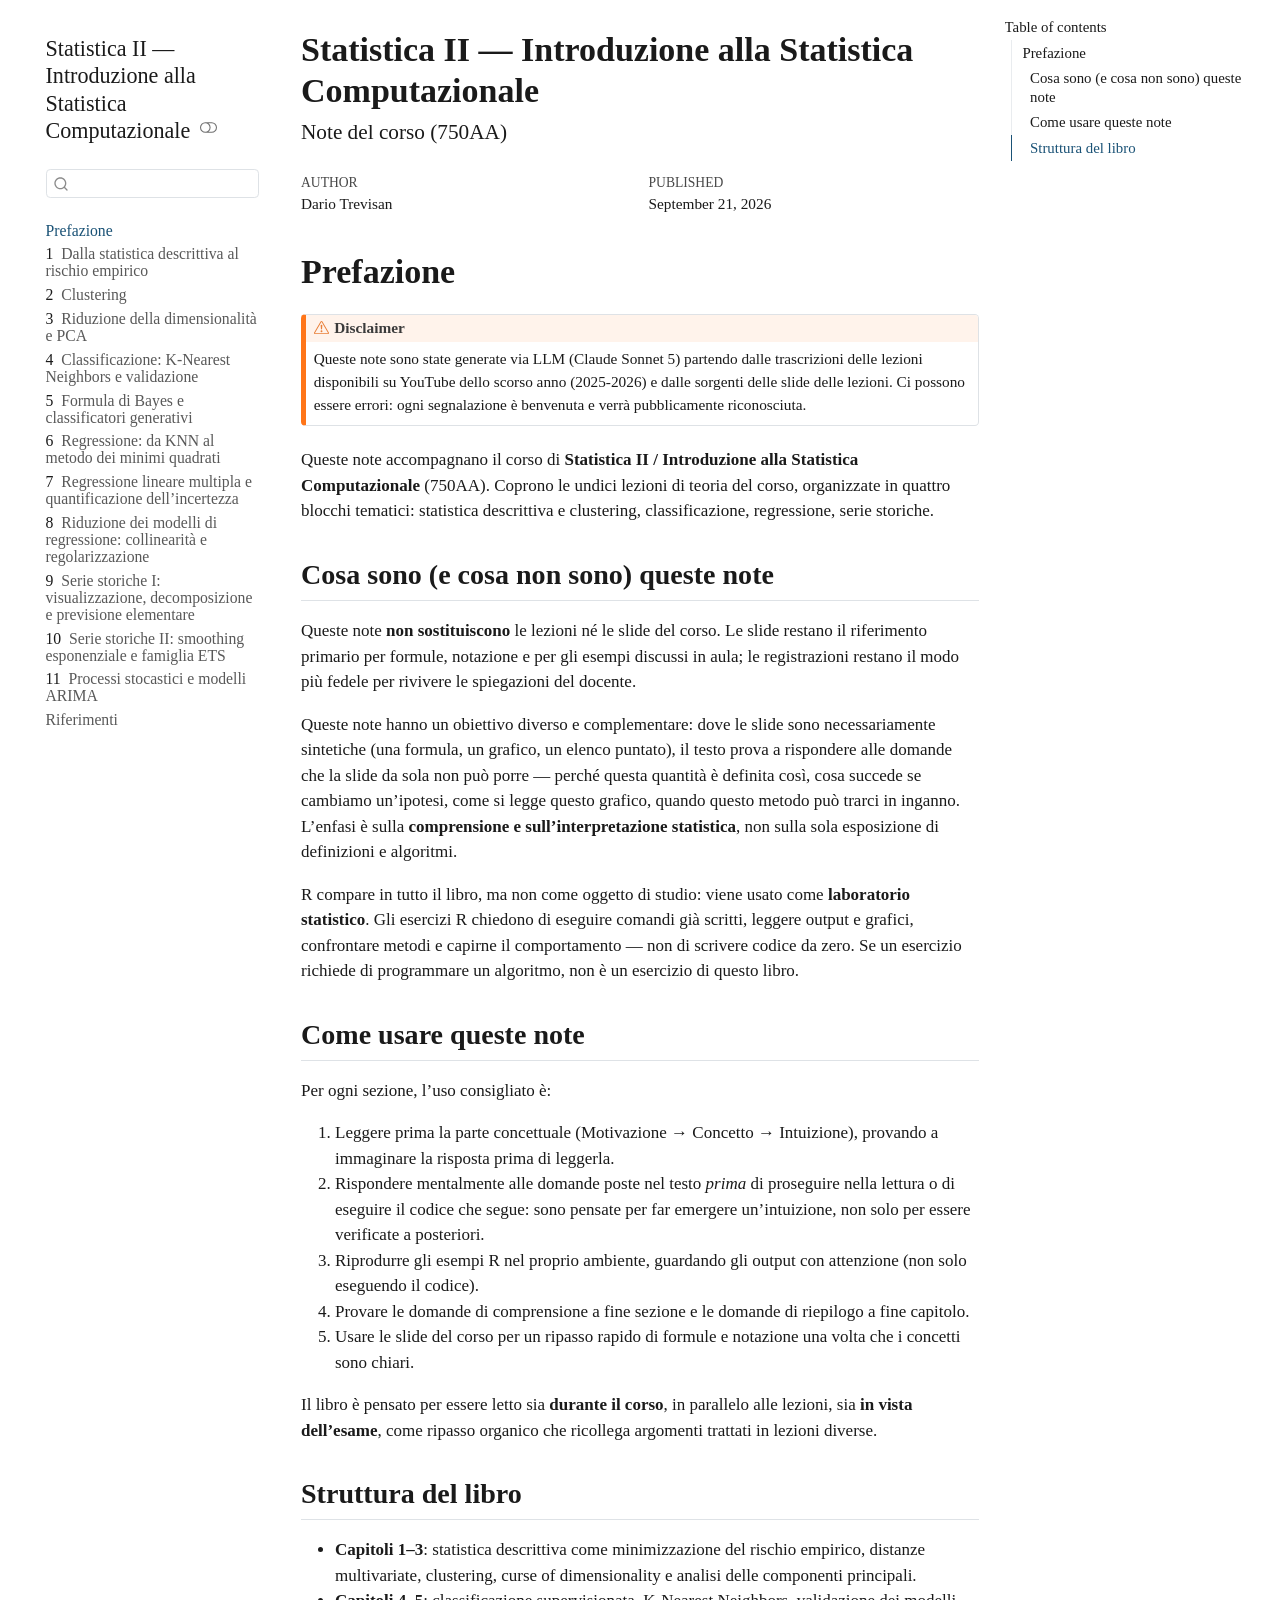
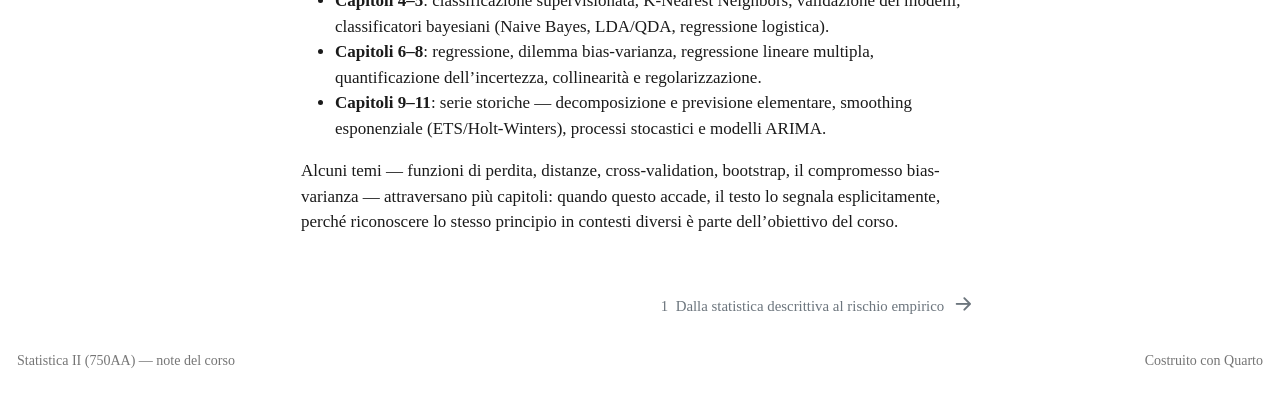
<file: index.html>
<!DOCTYPE html>
<html xmlns="http://www.w3.org/1999/xhtml" lang="en" xml:lang="en"><head>

<meta charset="utf-8">
<meta name="generator" content="quarto-1.9.37">

<meta name="viewport" content="width=device-width, initial-scale=1.0, user-scalable=yes">

<meta name="author" content="Dario Trevisan">
<meta name="dcterms.date" content="2026-09-21">

<title>Statistica II — Introduzione alla Statistica Computazionale</title>
<style>
/* Default styles provided by pandoc.
** See https://pandoc.org/MANUAL.html#variables-for-html for config info.
*/
code{white-space: pre-wrap;}
span.smallcaps{font-variant: small-caps;}
div.columns{display: flex; gap: min(4vw, 1.5em);}
div.column{flex: auto; overflow-x: auto;}
div.hanging-indent{margin-left: 1.5em; text-indent: -1.5em;}
ul.task-list{list-style: none;}
ul.task-list li input[type="checkbox"] {
  width: 0.8em;
  margin: 0 0.8em 0.2em -1em; /* quarto-specific, see https://github.com/quarto-dev/quarto-cli/issues/4556 */ 
  vertical-align: middle;
}
</style>


<script src="site_libs/quarto-nav/quarto-nav.js"></script>
<script src="site_libs/quarto-nav/headroom.min.js"></script>
<script src="site_libs/clipboard/clipboard.min.js"></script>
<script src="site_libs/quarto-search/autocomplete.umd.js"></script>
<script src="site_libs/quarto-search/fuse.min.js"></script>
<script src="site_libs/quarto-search/quarto-search.js"></script>
<meta name="quarto:offset" content="./">
<link href="./01-statistica-descrittiva-e-rischio-empirico.html" rel="next">
<script src="site_libs/quarto-html/quarto.js" type="module"></script>
<script src="site_libs/quarto-html/tabsets/tabsets.js" type="module"></script>
<script src="site_libs/quarto-html/popper.min.js"></script>
<script src="site_libs/quarto-html/tippy.umd.min.js"></script>
<script src="site_libs/quarto-html/anchor.min.js"></script>
<link href="site_libs/quarto-html/tippy.css" rel="stylesheet">
<link href="site_libs/quarto-html/quarto-syntax-highlighting-7f8f88aac4f3542376d5c11b86a4c14d.css" rel="stylesheet" class="quarto-color-scheme" id="quarto-text-highlighting-styles">
<link href="site_libs/quarto-html/quarto-syntax-highlighting-dark-d0ae9245876894da5ac7e18953ecc5cc.css" rel="stylesheet" class="quarto-color-scheme quarto-color-alternate" id="quarto-text-highlighting-styles">
<link href="site_libs/quarto-html/quarto-syntax-highlighting-7f8f88aac4f3542376d5c11b86a4c14d.css" rel="stylesheet" class="quarto-color-scheme-extra" id="quarto-text-highlighting-styles">
<script src="site_libs/bootstrap/bootstrap.min.js"></script>
<link href="site_libs/bootstrap/bootstrap-icons.css" rel="stylesheet">
<link href="site_libs/bootstrap/bootstrap-76a1503f7c92a7917b55a7b5888d2ac1.min.css" rel="stylesheet" append-hash="true" class="quarto-color-scheme" id="quarto-bootstrap" data-mode="light">
<link href="site_libs/bootstrap/bootstrap-dark-16c8d5c3c49bfcc791534bfcd98e32e8.min.css" rel="stylesheet" append-hash="true" class="quarto-color-scheme quarto-color-alternate" id="quarto-bootstrap" data-mode="dark">
<link href="site_libs/bootstrap/bootstrap-76a1503f7c92a7917b55a7b5888d2ac1.min.css" rel="stylesheet" append-hash="true" class="quarto-color-scheme-extra" id="quarto-bootstrap" data-mode="light">
<script id="quarto-search-options" type="application/json">{
  "location": "sidebar",
  "copy-button": false,
  "collapse-after": 3,
  "panel-placement": "start",
  "type": "textbox",
  "limit": 50,
  "keyboard-shortcut": [
    "f",
    "/",
    "s"
  ],
  "show-item-context": false,
  "language": {
    "search-no-results-text": "No results",
    "search-matching-documents-text": "matching documents",
    "search-copy-link-title": "Copy link to search",
    "search-hide-matches-text": "Hide additional matches",
    "search-more-match-text": "more match in this document",
    "search-more-matches-text": "more matches in this document",
    "search-clear-button-title": "Clear",
    "search-text-placeholder": "",
    "search-detached-cancel-button-title": "Cancel",
    "search-submit-button-title": "Submit",
    "search-label": "Search"
  }
}</script>


</head>

<body class="nav-sidebar floating quarto-light"><script id="quarto-html-before-body" type="application/javascript">
    const toggleBodyColorMode = (bsSheetEl) => {
      const mode = bsSheetEl.getAttribute("data-mode");
      const bodyEl = window.document.querySelector("body");
      if (mode === "dark") {
        bodyEl.classList.add("quarto-dark");
        bodyEl.classList.remove("quarto-light");
      } else {
        bodyEl.classList.add("quarto-light");
        bodyEl.classList.remove("quarto-dark");
      }
    }
    const toggleBodyColorPrimary = () => {
      const bsSheetEl = window.document.querySelector("link#quarto-bootstrap:not([rel=disabled-stylesheet])");
      if (bsSheetEl) {
        toggleBodyColorMode(bsSheetEl);
      }
    }
    const setColorSchemeToggle = (alternate) => {
      const toggles = window.document.querySelectorAll('.quarto-color-scheme-toggle');
      for (let i=0; i < toggles.length; i++) {
        const toggle = toggles[i];
        if (toggle) {
          if (alternate) {
            toggle.classList.add("alternate");
          } else {
            toggle.classList.remove("alternate");
          }
        }
      }
    };
    const toggleColorMode = (alternate) => {
      // Switch the stylesheets
      const primaryStylesheets = window.document.querySelectorAll('link.quarto-color-scheme:not(.quarto-color-alternate)');
      const alternateStylesheets = window.document.querySelectorAll('link.quarto-color-scheme.quarto-color-alternate');
      manageTransitions('#quarto-margin-sidebar .nav-link', false);
      if (alternate) {
        // note: dark is layered on light, we don't disable primary!
        enableStylesheet(alternateStylesheets);
        for (const sheetNode of alternateStylesheets) {
          if (sheetNode.id === "quarto-bootstrap") {
            toggleBodyColorMode(sheetNode);
          }
        }
      } else {
        disableStylesheet(alternateStylesheets);
        enableStylesheet(primaryStylesheets)
        toggleBodyColorPrimary();
      }
      manageTransitions('#quarto-margin-sidebar .nav-link', true);
      // Switch the toggles
      setColorSchemeToggle(alternate)
      // Hack to workaround the fact that safari doesn't
      // properly recolor the scrollbar when toggling (#1455)
      if (navigator.userAgent.indexOf('Safari') > 0 && navigator.userAgent.indexOf('Chrome') == -1) {
        manageTransitions("body", false);
        window.scrollTo(0, 1);
        setTimeout(() => {
          window.scrollTo(0, 0);
          manageTransitions("body", true);
        }, 40);
      }
    }
    const disableStylesheet = (stylesheets) => {
      for (let i=0; i < stylesheets.length; i++) {
        const stylesheet = stylesheets[i];
        stylesheet.rel = 'disabled-stylesheet';
      }
    }
    const enableStylesheet = (stylesheets) => {
      for (let i=0; i < stylesheets.length; i++) {
        const stylesheet = stylesheets[i];
        if(stylesheet.rel !== 'stylesheet') { // for Chrome, which will still FOUC without this check
          stylesheet.rel = 'stylesheet';
        }
      }
    }
    const manageTransitions = (selector, allowTransitions) => {
      const els = window.document.querySelectorAll(selector);
      for (let i=0; i < els.length; i++) {
        const el = els[i];
        if (allowTransitions) {
          el.classList.remove('notransition');
        } else {
          el.classList.add('notransition');
        }
      }
    }
    const isFileUrl = () => {
      return window.location.protocol === 'file:';
    }
    const hasAlternateSentinel = () => {
      let styleSentinel = getColorSchemeSentinel();
      if (styleSentinel !== null) {
        return styleSentinel === "alternate";
      } else {
        return false;
      }
    }
    const setStyleSentinel = (alternate) => {
      const value = alternate ? "alternate" : "default";
      if (!isFileUrl()) {
        window.localStorage.setItem("quarto-color-scheme", value);
      } else {
        localAlternateSentinel = value;
      }
    }
    const getColorSchemeSentinel = () => {
      if (!isFileUrl()) {
        const storageValue = window.localStorage.getItem("quarto-color-scheme");
        return storageValue != null ? storageValue : localAlternateSentinel;
      } else {
        return localAlternateSentinel;
      }
    }
    const toggleGiscusIfUsed = (isAlternate, darkModeDefault) => {
      const baseTheme = document.querySelector('#giscus-base-theme')?.value ?? 'light';
      const alternateTheme = document.querySelector('#giscus-alt-theme')?.value ?? 'dark';
      let newTheme = '';
      if(authorPrefersDark) {
        newTheme = isAlternate ? baseTheme : alternateTheme;
      } else {
        newTheme = isAlternate ? alternateTheme : baseTheme;
      }
      const changeGiscusTheme = () => {
        // From: https://github.com/giscus/giscus/issues/336
        const sendMessage = (message) => {
          const iframe = document.querySelector('iframe.giscus-frame');
          if (!iframe) return;
          iframe.contentWindow.postMessage({ giscus: message }, 'https://giscus.app');
        }
        sendMessage({
          setConfig: {
            theme: newTheme
          }
        });
      }
      const isGiscussLoaded = window.document.querySelector('iframe.giscus-frame') !== null;
      if (isGiscussLoaded) {
        changeGiscusTheme();
      }
    };
    const authorPrefersDark = false;
    const darkModeDefault = authorPrefersDark;
      document.querySelector('link#quarto-text-highlighting-styles.quarto-color-scheme-extra').rel = 'disabled-stylesheet';
      document.querySelector('link#quarto-bootstrap.quarto-color-scheme-extra').rel = 'disabled-stylesheet';
    let localAlternateSentinel = darkModeDefault ? 'alternate' : 'default';
    // Dark / light mode switch
    window.quartoToggleColorScheme = () => {
      // Read the current dark / light value
      let toAlternate = !hasAlternateSentinel();
      toggleColorMode(toAlternate);
      setStyleSentinel(toAlternate);
      toggleGiscusIfUsed(toAlternate, darkModeDefault);
      window.dispatchEvent(new Event('resize'));
    };
    // Switch to dark mode if need be
    if (hasAlternateSentinel()) {
      toggleColorMode(true);
    } else {
      toggleColorMode(false);
    }
  </script>

<div id="quarto-search-results"></div>
  <header id="quarto-header" class="headroom fixed-top">
  <nav class="quarto-secondary-nav">
    <div class="container-fluid d-flex">
      <button type="button" class="quarto-btn-toggle btn" data-bs-toggle="collapse" role="button" data-bs-target=".quarto-sidebar-collapse-item" aria-controls="quarto-sidebar" aria-expanded="false" aria-label="Toggle sidebar navigation" onclick="if (window.quartoToggleHeadroom) { window.quartoToggleHeadroom(); }">
        <i class="bi bi-layout-text-sidebar-reverse"></i>
      </button>
        <nav class="quarto-page-breadcrumbs" aria-label="breadcrumb"><ol class="breadcrumb"><li class="breadcrumb-item"><a href="./index.html">Prefazione</a></li></ol></nav>
        <a class="flex-grow-1" role="navigation" data-bs-toggle="collapse" data-bs-target=".quarto-sidebar-collapse-item" aria-controls="quarto-sidebar" aria-expanded="false" aria-label="Toggle sidebar navigation" onclick="if (window.quartoToggleHeadroom) { window.quartoToggleHeadroom(); }">      
        </a>
      <button type="button" class="btn quarto-search-button" aria-label="Search" onclick="window.quartoOpenSearch();">
        <i class="bi bi-search"></i>
      </button>
    </div>
  </nav>
</header>
<!-- content -->
<div id="quarto-content" class="quarto-container page-columns page-rows-contents page-layout-article">
<!-- sidebar -->
  <nav id="quarto-sidebar" class="sidebar collapse collapse-horizontal quarto-sidebar-collapse-item sidebar-navigation floating overflow-auto">
    <div class="pt-lg-2 mt-2 text-left sidebar-header">
    <div class="sidebar-title mb-0 py-0">
      <a href="./">Statistica II — Introduzione alla Statistica Computazionale</a> 
        <div class="sidebar-tools-main">
  <a href="" class="quarto-color-scheme-toggle quarto-navigation-tool  px-1" onclick="window.quartoToggleColorScheme(); return false;" title="Toggle dark mode"><i class="bi"></i></a>
</div>
    </div>
      </div>
        <div class="mt-2 flex-shrink-0 align-items-center">
        <div class="sidebar-search">
        <div id="quarto-search" class="" title="Search"></div>
        </div>
        </div>
    <div class="sidebar-menu-container"> 
    <ul class="list-unstyled mt-1">
        <li class="sidebar-item">
  <div class="sidebar-item-container"> 
  <a href="./index.html" class="sidebar-item-text sidebar-link active">
 <span class="menu-text">Prefazione</span></a>
  </div>
</li>
        <li class="sidebar-item">
  <div class="sidebar-item-container"> 
  <a href="./01-statistica-descrittiva-e-rischio-empirico.html" class="sidebar-item-text sidebar-link">
 <span class="menu-text"><span class="chapter-number">1</span>&nbsp; <span class="chapter-title">Dalla statistica descrittiva al rischio empirico</span></span></a>
  </div>
</li>
        <li class="sidebar-item">
  <div class="sidebar-item-container"> 
  <a href="./02-clustering.html" class="sidebar-item-text sidebar-link">
 <span class="menu-text"><span class="chapter-number">2</span>&nbsp; <span class="chapter-title">Clustering</span></span></a>
  </div>
</li>
        <li class="sidebar-item">
  <div class="sidebar-item-container"> 
  <a href="./03-riduzione-dimensionalita-pca.html" class="sidebar-item-text sidebar-link">
 <span class="menu-text"><span class="chapter-number">3</span>&nbsp; <span class="chapter-title">Riduzione della dimensionalità e PCA</span></span></a>
  </div>
</li>
        <li class="sidebar-item">
  <div class="sidebar-item-container"> 
  <a href="./04-classificazione-knn.html" class="sidebar-item-text sidebar-link">
 <span class="menu-text"><span class="chapter-number">4</span>&nbsp; <span class="chapter-title">Classificazione: K-Nearest Neighbors e validazione</span></span></a>
  </div>
</li>
        <li class="sidebar-item">
  <div class="sidebar-item-container"> 
  <a href="./05-bayes-naive-bayes-roc.html" class="sidebar-item-text sidebar-link">
 <span class="menu-text"><span class="chapter-number">5</span>&nbsp; <span class="chapter-title">Formula di Bayes e classificatori generativi</span></span></a>
  </div>
</li>
        <li class="sidebar-item">
  <div class="sidebar-item-container"> 
  <a href="./06-regressione-knn-bias-varianza.html" class="sidebar-item-text sidebar-link">
 <span class="menu-text"><span class="chapter-number">6</span>&nbsp; <span class="chapter-title">Regressione: da KNN al metodo dei minimi quadrati</span></span></a>
  </div>
</li>
        <li class="sidebar-item">
  <div class="sidebar-item-container"> 
  <a href="./07-regressione-lineare-multipla.html" class="sidebar-item-text sidebar-link">
 <span class="menu-text"><span class="chapter-number">7</span>&nbsp; <span class="chapter-title">Regressione lineare multipla e quantificazione dell’incertezza</span></span></a>
  </div>
</li>
        <li class="sidebar-item">
  <div class="sidebar-item-container"> 
  <a href="./08-collinearita-regolarizzazione.html" class="sidebar-item-text sidebar-link">
 <span class="menu-text"><span class="chapter-number">8</span>&nbsp; <span class="chapter-title">Riduzione dei modelli di regressione: collinearità e regolarizzazione</span></span></a>
  </div>
</li>
        <li class="sidebar-item">
  <div class="sidebar-item-container"> 
  <a href="./09-serie-storiche-decomposizione.html" class="sidebar-item-text sidebar-link">
 <span class="menu-text"><span class="chapter-number">9</span>&nbsp; <span class="chapter-title">Serie storiche I: visualizzazione, decomposizione e previsione elementare</span></span></a>
  </div>
</li>
        <li class="sidebar-item">
  <div class="sidebar-item-container"> 
  <a href="./10-serie-storiche-smoothing-esponenziale.html" class="sidebar-item-text sidebar-link">
 <span class="menu-text"><span class="chapter-number">10</span>&nbsp; <span class="chapter-title">Serie storiche II: smoothing esponenziale e famiglia ETS</span></span></a>
  </div>
</li>
        <li class="sidebar-item">
  <div class="sidebar-item-container"> 
  <a href="./11-serie-storiche-arima.html" class="sidebar-item-text sidebar-link">
 <span class="menu-text"><span class="chapter-number">11</span>&nbsp; <span class="chapter-title">Processi stocastici e modelli ARIMA</span></span></a>
  </div>
</li>
        <li class="sidebar-item">
  <div class="sidebar-item-container"> 
  <a href="./references.html" class="sidebar-item-text sidebar-link">
 <span class="menu-text">Riferimenti</span></a>
  </div>
</li>
    </ul>
    </div>
</nav>
<div id="quarto-sidebar-glass" class="quarto-sidebar-collapse-item" data-bs-toggle="collapse" data-bs-target=".quarto-sidebar-collapse-item"></div>
<!-- margin-sidebar -->
    <div id="quarto-margin-sidebar" class="sidebar margin-sidebar">
        <nav id="TOC" role="doc-toc" class="toc-active">
    <h2 id="toc-title">Table of contents</h2>
   
  <ul>
  <li><a href="#prefazione" id="toc-prefazione" class="nav-link active" data-scroll-target="#prefazione">Prefazione</a>
  <ul class="collapse">
  <li><a href="#cosa-sono-e-cosa-non-sono-queste-note" id="toc-cosa-sono-e-cosa-non-sono-queste-note" class="nav-link" data-scroll-target="#cosa-sono-e-cosa-non-sono-queste-note">Cosa sono (e cosa non sono) queste note</a></li>
  <li><a href="#come-usare-queste-note" id="toc-come-usare-queste-note" class="nav-link" data-scroll-target="#come-usare-queste-note">Come usare queste note</a></li>
  <li><a href="#struttura-del-libro" id="toc-struttura-del-libro" class="nav-link" data-scroll-target="#struttura-del-libro">Struttura del libro</a></li>
  </ul></li>
  </ul>
</nav>
    </div>
<!-- main -->
<main class="content" id="quarto-document-content">


<header id="title-block-header" class="quarto-title-block default">
<div class="quarto-title">
<h1 class="title">Statistica II — Introduzione alla Statistica Computazionale</h1>
<p class="subtitle lead">Note del corso (750AA)</p>
</div>



<div class="quarto-title-meta">

    <div>
    <div class="quarto-title-meta-heading">Author</div>
    <div class="quarto-title-meta-contents">
             <p>Dario Trevisan </p>
          </div>
  </div>
    
    <div>
    <div class="quarto-title-meta-heading">Published</div>
    <div class="quarto-title-meta-contents">
      <p class="date">September 21, 2026</p>
    </div>
  </div>
  
    
  </div>
  


</header>


<section id="prefazione" class="level1 unnumbered">
<h1 class="unnumbered">Prefazione</h1>
<div class="callout callout-style-default callout-warning callout-titled" title="Disclaimer">
<div class="callout-header d-flex align-content-center">
<div class="callout-icon-container">
<i class="callout-icon"></i>
</div>
<div class="callout-title-container flex-fill">
<span class="screen-reader-only">Warning</span>Disclaimer
</div>
</div>
<div class="callout-body-container callout-body">
<p>Queste note sono state generate via LLM (Claude Sonnet 5) partendo dalle trascrizioni delle lezioni disponibili su YouTube dello scorso anno (2025-2026) e dalle sorgenti delle slide delle lezioni. Ci possono essere errori: ogni segnalazione è benvenuta e verrà pubblicamente riconosciuta.</p>
</div>
</div>
<p>Queste note accompagnano il corso di <strong>Statistica II / Introduzione alla Statistica Computazionale</strong> (750AA). Coprono le undici lezioni di teoria del corso, organizzate in quattro blocchi tematici: statistica descrittiva e clustering, classificazione, regressione, serie storiche.</p>
<section id="cosa-sono-e-cosa-non-sono-queste-note" class="level2">
<h2 class="anchored" data-anchor-id="cosa-sono-e-cosa-non-sono-queste-note">Cosa sono (e cosa non sono) queste note</h2>
<p>Queste note <strong>non sostituiscono</strong> le lezioni né le slide del corso. Le slide restano il riferimento primario per formule, notazione e per gli esempi discussi in aula; le registrazioni restano il modo più fedele per rivivere le spiegazioni del docente.</p>
<p>Queste note hanno un obiettivo diverso e complementare: dove le slide sono necessariamente sintetiche (una formula, un grafico, un elenco puntato), il testo prova a rispondere alle domande che la slide da sola non può porre — perché questa quantità è definita così, cosa succede se cambiamo un’ipotesi, come si legge questo grafico, quando questo metodo può trarci in inganno. L’enfasi è sulla <strong>comprensione e sull’interpretazione statistica</strong>, non sulla sola esposizione di definizioni e algoritmi.</p>
<p>R compare in tutto il libro, ma non come oggetto di studio: viene usato come <strong>laboratorio statistico</strong>. Gli esercizi R chiedono di eseguire comandi già scritti, leggere output e grafici, confrontare metodi e capirne il comportamento — non di scrivere codice da zero. Se un esercizio richiede di programmare un algoritmo, non è un esercizio di questo libro.</p>
</section>
<section id="come-usare-queste-note" class="level2">
<h2 class="anchored" data-anchor-id="come-usare-queste-note">Come usare queste note</h2>
<p>Per ogni sezione, l’uso consigliato è:</p>
<ol type="1">
<li>Leggere prima la parte concettuale (Motivazione → Concetto → Intuizione), provando a immaginare la risposta prima di leggerla.</li>
<li>Rispondere mentalmente alle domande poste nel testo <em>prima</em> di proseguire nella lettura o di eseguire il codice che segue: sono pensate per far emergere un’intuizione, non solo per essere verificate a posteriori.</li>
<li>Riprodurre gli esempi R nel proprio ambiente, guardando gli output con attenzione (non solo eseguendo il codice).</li>
<li>Provare le domande di comprensione a fine sezione e le domande di riepilogo a fine capitolo.</li>
<li>Usare le slide del corso per un ripasso rapido di formule e notazione una volta che i concetti sono chiari.</li>
</ol>
<p>Il libro è pensato per essere letto sia <strong>durante il corso</strong>, in parallelo alle lezioni, sia <strong>in vista dell’esame</strong>, come ripasso organico che ricollega argomenti trattati in lezioni diverse.</p>
</section>
<section id="struttura-del-libro" class="level2">
<h2 class="anchored" data-anchor-id="struttura-del-libro">Struttura del libro</h2>
<ul>
<li><strong>Capitoli 1–3</strong>: statistica descrittiva come minimizzazione del rischio empirico, distanze multivariate, clustering, curse of dimensionality e analisi delle componenti principali.</li>
<li><strong>Capitoli 4–5</strong>: classificazione supervisionata, K-Nearest Neighbors, validazione dei modelli, classificatori bayesiani (Naive Bayes, LDA/QDA, regressione logistica).</li>
<li><strong>Capitoli 6–8</strong>: regressione, dilemma bias-varianza, regressione lineare multipla, quantificazione dell’incertezza, collinearità e regolarizzazione.</li>
<li><strong>Capitoli 9–11</strong>: serie storiche — decomposizione e previsione elementare, smoothing esponenziale (ETS/Holt-Winters), processi stocastici e modelli ARIMA.</li>
</ul>
<p>Alcuni temi — funzioni di perdita, distanze, cross-validation, bootstrap, il compromesso bias-varianza — attraversano più capitoli: quando questo accade, il testo lo segnala esplicitamente, perché riconoscere lo stesso principio in contesti diversi è parte dell’obiettivo del corso.</p>


</section>
</section>

</main> <!-- /main -->
<script id="quarto-html-after-body" type="application/javascript">
  window.document.addEventListener("DOMContentLoaded", function (event) {
    // Ensure there is a toggle, if there isn't float one in the top right
    if (window.document.querySelector('.quarto-color-scheme-toggle') === null) {
      const a = window.document.createElement('a');
      a.classList.add('top-right');
      a.classList.add('quarto-color-scheme-toggle');
      a.href = "";
      a.onclick = function() { try { window.quartoToggleColorScheme(); } catch {} return false; };
      const i = window.document.createElement("i");
      i.classList.add('bi');
      a.appendChild(i);
      window.document.body.appendChild(a);
    }
    setColorSchemeToggle(hasAlternateSentinel())
    const icon = "";
    const anchorJS = new window.AnchorJS();
    anchorJS.options = {
      placement: 'right',
      icon: icon
    };
    anchorJS.add('.anchored');
    const isCodeAnnotation = (el) => {
      for (const clz of el.classList) {
        if (clz.startsWith('code-annotation-')) {                     
          return true;
        }
      }
      return false;
    }
    const onCopySuccess = function(e) {
      // button target
      const button = e.trigger;
      // don't keep focus
      button.blur();
      // flash "checked"
      button.classList.add('code-copy-button-checked');
      var currentTitle = button.getAttribute("title");
      button.setAttribute("title", "Copied!");
      let tooltip;
      if (window.bootstrap) {
        button.setAttribute("data-bs-toggle", "tooltip");
        button.setAttribute("data-bs-placement", "left");
        button.setAttribute("data-bs-title", "Copied!");
        tooltip = new bootstrap.Tooltip(button, 
          { trigger: "manual", 
            customClass: "code-copy-button-tooltip",
            offset: [0, -8]});
        tooltip.show();    
      }
      setTimeout(function() {
        if (tooltip) {
          tooltip.hide();
          button.removeAttribute("data-bs-title");
          button.removeAttribute("data-bs-toggle");
          button.removeAttribute("data-bs-placement");
        }
        button.setAttribute("title", currentTitle);
        button.classList.remove('code-copy-button-checked');
      }, 1000);
      // clear code selection
      e.clearSelection();
    }
    const getTextToCopy = function(trigger) {
      const outerScaffold = trigger.parentElement.cloneNode(true);
      const codeEl = outerScaffold.querySelector('code');
      for (const childEl of codeEl.children) {
        if (isCodeAnnotation(childEl)) {
          childEl.remove();
        }
      }
      return codeEl.innerText;
    }
    const clipboard = new window.ClipboardJS('.code-copy-button:not([data-in-quarto-modal])', {
      text: getTextToCopy
    });
    clipboard.on('success', onCopySuccess);
    if (window.document.getElementById('quarto-embedded-source-code-modal')) {
      const clipboardModal = new window.ClipboardJS('.code-copy-button[data-in-quarto-modal]', {
        text: getTextToCopy,
        container: window.document.getElementById('quarto-embedded-source-code-modal')
      });
      clipboardModal.on('success', onCopySuccess);
    }
      var localhostRegex = new RegExp(/^(?:http|https):\/\/localhost\:?[0-9]*\//);
      var mailtoRegex = new RegExp(/^mailto:/);
        var filterRegex = new RegExp('/' + window.location.host + '/');
      var isInternal = (href) => {
          return filterRegex.test(href) || localhostRegex.test(href) || mailtoRegex.test(href);
      }
      // Inspect non-navigation links and adorn them if external
     var links = window.document.querySelectorAll('a[href]:not(.nav-link):not(.navbar-brand):not(.toc-action):not(.sidebar-link):not(.sidebar-item-toggle):not(.pagination-link):not(.no-external):not([aria-hidden]):not(.dropdown-item):not(.quarto-navigation-tool):not(.about-link)');
      for (var i=0; i<links.length; i++) {
        const link = links[i];
        if (!isInternal(link.href)) {
          // undo the damage that might have been done by quarto-nav.js in the case of
          // links that we want to consider external
          if (link.dataset.originalHref !== undefined) {
            link.href = link.dataset.originalHref;
          }
        }
      }
    function tippyHover(el, contentFn, onTriggerFn, onUntriggerFn) {
      const config = {
        allowHTML: true,
        maxWidth: 500,
        delay: 100,
        arrow: false,
        appendTo: function(el) {
            return el.parentElement;
        },
        interactive: true,
        interactiveBorder: 10,
        theme: 'quarto',
        placement: 'bottom-start',
      };
      if (contentFn) {
        config.content = contentFn;
      }
      if (onTriggerFn) {
        config.onTrigger = onTriggerFn;
      }
      if (onUntriggerFn) {
        config.onUntrigger = onUntriggerFn;
      }
      window.tippy(el, config); 
    }
    const noterefs = window.document.querySelectorAll('a[role="doc-noteref"]');
    for (var i=0; i<noterefs.length; i++) {
      const ref = noterefs[i];
      tippyHover(ref, function() {
        // use id or data attribute instead here
        let href = ref.getAttribute('data-footnote-href') || ref.getAttribute('href');
        try { href = new URL(href).hash; } catch {}
        const id = href.replace(/^#\/?/, "");
        const note = window.document.getElementById(id);
        if (note) {
          return note.innerHTML;
        } else {
          return "";
        }
      });
    }
    const xrefs = window.document.querySelectorAll('a.quarto-xref');
    const processXRef = (id, note) => {
      // Strip column container classes
      const stripColumnClz = (el) => {
        el.classList.remove("page-full", "page-columns");
        if (el.children) {
          for (const child of el.children) {
            stripColumnClz(child);
          }
        }
      }
      stripColumnClz(note)
      if (id === null || id.startsWith('sec-')) {
        // Special case sections, only their first couple elements
        const container = document.createElement("div");
        if (note.children && note.children.length > 2) {
          container.appendChild(note.children[0].cloneNode(true));
          for (let i = 1; i < note.children.length; i++) {
            const child = note.children[i];
            if (child.tagName === "P" && child.innerText === "") {
              continue;
            } else {
              container.appendChild(child.cloneNode(true));
              break;
            }
          }
          if (window.Quarto?.typesetMath) {
            window.Quarto.typesetMath(container);
          }
          return container.innerHTML
        } else {
          if (window.Quarto?.typesetMath) {
            window.Quarto.typesetMath(note);
          }
          return note.innerHTML;
        }
      } else {
        // Remove any anchor links if they are present
        const anchorLink = note.querySelector('a.anchorjs-link');
        if (anchorLink) {
          anchorLink.remove();
        }
        if (window.Quarto?.typesetMath) {
          window.Quarto.typesetMath(note);
        }
        if (note.classList.contains("callout")) {
          return note.outerHTML;
        } else {
          return note.innerHTML;
        }
      }
    }
    for (var i=0; i<xrefs.length; i++) {
      const xref = xrefs[i];
      tippyHover(xref, undefined, function(instance) {
        instance.disable();
        let url = xref.getAttribute('href');
        let hash = undefined; 
        if (url.startsWith('#')) {
          hash = url;
        } else {
          try { hash = new URL(url).hash; } catch {}
        }
        if (hash) {
          const id = hash.replace(/^#\/?/, "");
          const note = window.document.getElementById(id);
          if (note !== null) {
            try {
              const html = processXRef(id, note.cloneNode(true));
              instance.setContent(html);
            } finally {
              instance.enable();
              instance.show();
            }
          } else {
            // See if we can fetch this
            fetch(url.split('#')[0])
            .then(res => res.text())
            .then(html => {
              const parser = new DOMParser();
              const htmlDoc = parser.parseFromString(html, "text/html");
              const note = htmlDoc.getElementById(id);
              if (note !== null) {
                const html = processXRef(id, note);
                instance.setContent(html);
              } 
            }).finally(() => {
              instance.enable();
              instance.show();
            });
          }
        } else {
          // See if we can fetch a full url (with no hash to target)
          // This is a special case and we should probably do some content thinning / targeting
          fetch(url)
          .then(res => res.text())
          .then(html => {
            const parser = new DOMParser();
            const htmlDoc = parser.parseFromString(html, "text/html");
            const note = htmlDoc.querySelector('main.content');
            if (note !== null) {
              // This should only happen for chapter cross references
              // (since there is no id in the URL)
              // remove the first header
              if (note.children.length > 0 && note.children[0].tagName === "HEADER") {
                note.children[0].remove();
              }
              const html = processXRef(null, note);
              instance.setContent(html);
            } 
          }).finally(() => {
            instance.enable();
            instance.show();
          });
        }
      }, function(instance) {
      });
    }
        let selectedAnnoteEl;
        const selectorForAnnotation = ( cell, annotation) => {
          let cellAttr = 'data-code-cell="' + cell + '"';
          let lineAttr = 'data-code-annotation="' +  annotation + '"';
          const selector = 'span[' + cellAttr + '][' + lineAttr + ']';
          return selector;
        }
        const selectCodeLines = (annoteEl) => {
          const doc = window.document;
          const targetCell = annoteEl.getAttribute("data-target-cell");
          const targetAnnotation = annoteEl.getAttribute("data-target-annotation");
          const annoteSpan = window.document.querySelector(selectorForAnnotation(targetCell, targetAnnotation));
          const lines = annoteSpan.getAttribute("data-code-lines").split(",");
          const lineIds = lines.map((line) => {
            return targetCell + "-" + line;
          })
          let top = null;
          let height = null;
          let parent = null;
          if (lineIds.length > 0) {
              //compute the position of the single el (top and bottom and make a div)
              const el = window.document.getElementById(lineIds[0]);
              top = el.offsetTop;
              height = el.offsetHeight;
              parent = el.parentElement.parentElement;
            if (lineIds.length > 1) {
              const lastEl = window.document.getElementById(lineIds[lineIds.length - 1]);
              const bottom = lastEl.offsetTop + lastEl.offsetHeight;
              height = bottom - top;
            }
            if (top !== null && height !== null && parent !== null) {
              // cook up a div (if necessary) and position it 
              let div = window.document.getElementById("code-annotation-line-highlight");
              if (div === null) {
                div = window.document.createElement("div");
                div.setAttribute("id", "code-annotation-line-highlight");
                div.style.position = 'absolute';
                parent.appendChild(div);
              }
              div.style.top = top - 2 + "px";
              div.style.height = height + 4 + "px";
              div.style.left = 0;
              let gutterDiv = window.document.getElementById("code-annotation-line-highlight-gutter");
              if (gutterDiv === null) {
                gutterDiv = window.document.createElement("div");
                gutterDiv.setAttribute("id", "code-annotation-line-highlight-gutter");
                gutterDiv.style.position = 'absolute';
                const codeCell = window.document.getElementById(targetCell);
                const gutter = codeCell.querySelector('.code-annotation-gutter');
                gutter.appendChild(gutterDiv);
              }
              gutterDiv.style.top = top - 2 + "px";
              gutterDiv.style.height = height + 4 + "px";
            }
            selectedAnnoteEl = annoteEl;
          }
        };
        const unselectCodeLines = () => {
          const elementsIds = ["code-annotation-line-highlight", "code-annotation-line-highlight-gutter"];
          elementsIds.forEach((elId) => {
            const div = window.document.getElementById(elId);
            if (div) {
              div.remove();
            }
          });
          selectedAnnoteEl = undefined;
        };
          // Handle positioning of the toggle
      window.addEventListener(
        "resize",
        throttle(() => {
          elRect = undefined;
          if (selectedAnnoteEl) {
            selectCodeLines(selectedAnnoteEl);
          }
        }, 10)
      );
      function throttle(fn, ms) {
      let throttle = false;
      let timer;
        return (...args) => {
          if(!throttle) { // first call gets through
              fn.apply(this, args);
              throttle = true;
          } else { // all the others get throttled
              if(timer) clearTimeout(timer); // cancel #2
              timer = setTimeout(() => {
                fn.apply(this, args);
                timer = throttle = false;
              }, ms);
          }
        };
      }
        // Attach click handler to the DT
        const annoteDls = window.document.querySelectorAll('dt[data-target-cell]');
        for (const annoteDlNode of annoteDls) {
          annoteDlNode.addEventListener('click', (event) => {
            const clickedEl = event.target;
            if (clickedEl !== selectedAnnoteEl) {
              unselectCodeLines();
              const activeEl = window.document.querySelector('dt[data-target-cell].code-annotation-active');
              if (activeEl) {
                activeEl.classList.remove('code-annotation-active');
              }
              selectCodeLines(clickedEl);
              clickedEl.classList.add('code-annotation-active');
            } else {
              // Unselect the line
              unselectCodeLines();
              clickedEl.classList.remove('code-annotation-active');
            }
          });
        }
    const findCites = (el) => {
      const parentEl = el.parentElement;
      if (parentEl) {
        const cites = parentEl.dataset.cites;
        if (cites) {
          return {
            el,
            cites: cites.split(' ')
          };
        } else {
          return findCites(el.parentElement)
        }
      } else {
        return undefined;
      }
    };
    var bibliorefs = window.document.querySelectorAll('a[role="doc-biblioref"]');
    for (var i=0; i<bibliorefs.length; i++) {
      const ref = bibliorefs[i];
      const citeInfo = findCites(ref);
      if (citeInfo) {
        tippyHover(citeInfo.el, function() {
          var popup = window.document.createElement('div');
          citeInfo.cites.forEach(function(cite) {
            var citeDiv = window.document.createElement('div');
            citeDiv.classList.add('hanging-indent');
            citeDiv.classList.add('csl-entry');
            var biblioDiv = window.document.getElementById('ref-' + cite);
            if (biblioDiv) {
              citeDiv.innerHTML = biblioDiv.innerHTML;
            }
            popup.appendChild(citeDiv);
          });
          return popup.innerHTML;
        });
      }
    }
  });
  </script>
<nav class="page-navigation">
  <div class="nav-page nav-page-previous">
  </div>
  <div class="nav-page nav-page-next">
      <a href="./01-statistica-descrittiva-e-rischio-empirico.html" class="pagination-link" aria-label="Dalla statistica descrittiva al rischio empirico">
        <span class="nav-page-text"><span class="chapter-number">1</span>&nbsp; <span class="chapter-title">Dalla statistica descrittiva al rischio empirico</span></span> <i class="bi bi-arrow-right-short"></i>
      </a>
  </div>
</nav>
</div> <!-- /content -->
<footer class="footer">
  <div class="nav-footer">
    <div class="nav-footer-left">
<p>Statistica II (750AA) — note del corso</p>
</div>   
    <div class="nav-footer-center">
      &nbsp;
    </div>
    <div class="nav-footer-right">
<p>Costruito con Quarto</p>
</div>
  </div>
</footer>




</body></html>
</file>
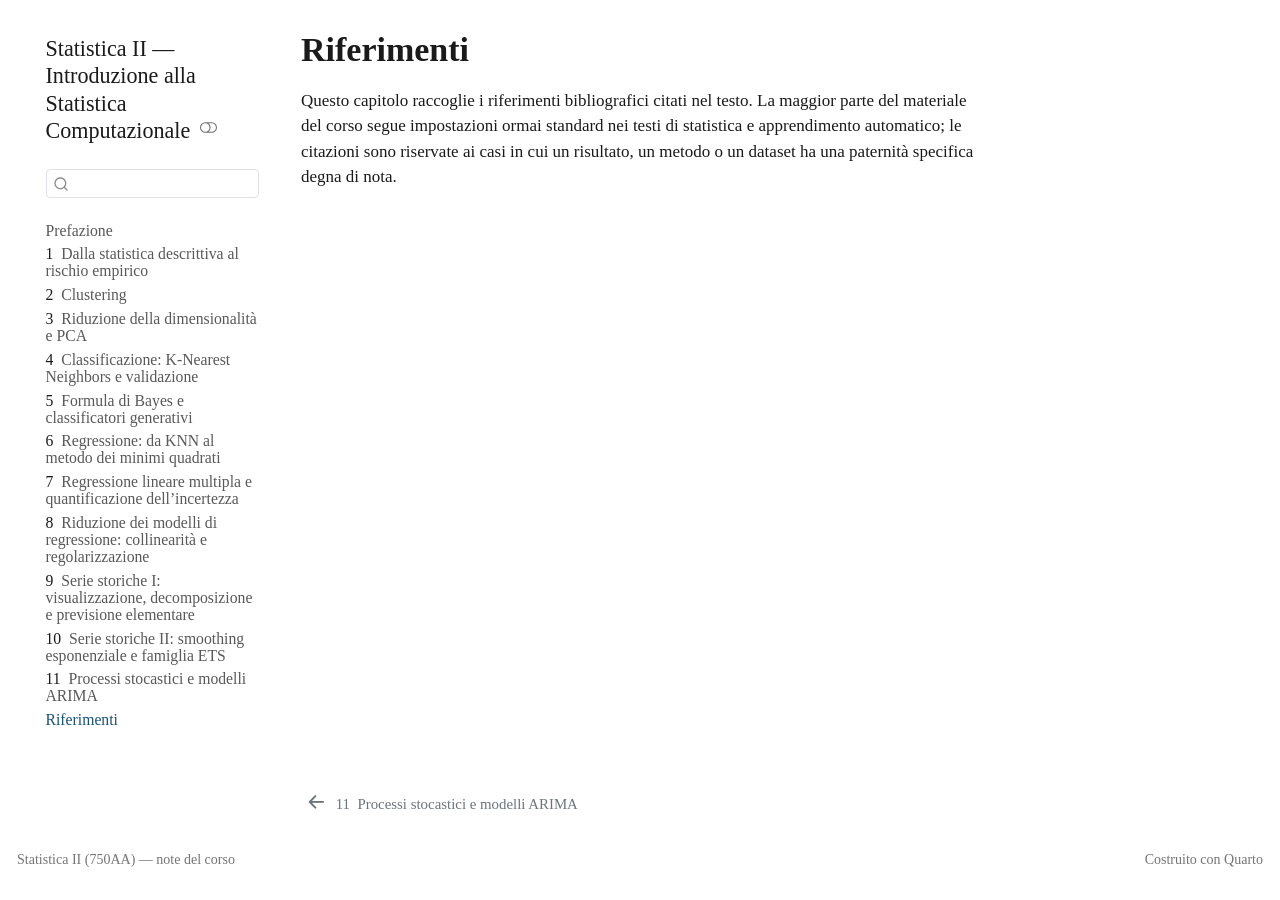
<file: references.html>
<!DOCTYPE html>
<html xmlns="http://www.w3.org/1999/xhtml" lang="en" xml:lang="en"><head>

<meta charset="utf-8">
<meta name="generator" content="quarto-1.9.37">

<meta name="viewport" content="width=device-width, initial-scale=1.0, user-scalable=yes">


<title>Riferimenti – Statistica II — Introduzione alla Statistica Computazionale</title>
<style>
/* Default styles provided by pandoc.
** See https://pandoc.org/MANUAL.html#variables-for-html for config info.
*/
code{white-space: pre-wrap;}
span.smallcaps{font-variant: small-caps;}
div.columns{display: flex; gap: min(4vw, 1.5em);}
div.column{flex: auto; overflow-x: auto;}
div.hanging-indent{margin-left: 1.5em; text-indent: -1.5em;}
ul.task-list{list-style: none;}
ul.task-list li input[type="checkbox"] {
  width: 0.8em;
  margin: 0 0.8em 0.2em -1em; /* quarto-specific, see https://github.com/quarto-dev/quarto-cli/issues/4556 */ 
  vertical-align: middle;
}
/* CSS for citations */
div.csl-bib-body { }
div.csl-entry {
  clear: both;
}
.hanging-indent div.csl-entry {
  margin-left:2em;
  text-indent:-2em;
}
div.csl-left-margin {
  min-width:2em;
  float:left;
}
div.csl-right-inline {
  margin-left:2em;
  padding-left:1em;
}
div.csl-indent {
  margin-left: 2em;
}</style>


<script src="site_libs/quarto-nav/quarto-nav.js"></script>
<script src="site_libs/quarto-nav/headroom.min.js"></script>
<script src="site_libs/clipboard/clipboard.min.js"></script>
<script src="site_libs/quarto-search/autocomplete.umd.js"></script>
<script src="site_libs/quarto-search/fuse.min.js"></script>
<script src="site_libs/quarto-search/quarto-search.js"></script>
<meta name="quarto:offset" content="./">
<link href="./11-serie-storiche-arima.html" rel="prev">
<script src="site_libs/quarto-html/quarto.js" type="module"></script>
<script src="site_libs/quarto-html/tabsets/tabsets.js" type="module"></script>
<script src="site_libs/quarto-html/popper.min.js"></script>
<script src="site_libs/quarto-html/tippy.umd.min.js"></script>
<script src="site_libs/quarto-html/anchor.min.js"></script>
<link href="site_libs/quarto-html/tippy.css" rel="stylesheet">
<link href="site_libs/quarto-html/quarto-syntax-highlighting-7f8f88aac4f3542376d5c11b86a4c14d.css" rel="stylesheet" class="quarto-color-scheme" id="quarto-text-highlighting-styles">
<link href="site_libs/quarto-html/quarto-syntax-highlighting-dark-d0ae9245876894da5ac7e18953ecc5cc.css" rel="stylesheet" class="quarto-color-scheme quarto-color-alternate" id="quarto-text-highlighting-styles">
<link href="site_libs/quarto-html/quarto-syntax-highlighting-7f8f88aac4f3542376d5c11b86a4c14d.css" rel="stylesheet" class="quarto-color-scheme-extra" id="quarto-text-highlighting-styles">
<script src="site_libs/bootstrap/bootstrap.min.js"></script>
<link href="site_libs/bootstrap/bootstrap-icons.css" rel="stylesheet">
<link href="site_libs/bootstrap/bootstrap-76a1503f7c92a7917b55a7b5888d2ac1.min.css" rel="stylesheet" append-hash="true" class="quarto-color-scheme" id="quarto-bootstrap" data-mode="light">
<link href="site_libs/bootstrap/bootstrap-dark-16c8d5c3c49bfcc791534bfcd98e32e8.min.css" rel="stylesheet" append-hash="true" class="quarto-color-scheme quarto-color-alternate" id="quarto-bootstrap" data-mode="dark">
<link href="site_libs/bootstrap/bootstrap-76a1503f7c92a7917b55a7b5888d2ac1.min.css" rel="stylesheet" append-hash="true" class="quarto-color-scheme-extra" id="quarto-bootstrap" data-mode="light">
<script id="quarto-search-options" type="application/json">{
  "location": "sidebar",
  "copy-button": false,
  "collapse-after": 3,
  "panel-placement": "start",
  "type": "textbox",
  "limit": 50,
  "keyboard-shortcut": [
    "f",
    "/",
    "s"
  ],
  "show-item-context": false,
  "language": {
    "search-no-results-text": "No results",
    "search-matching-documents-text": "matching documents",
    "search-copy-link-title": "Copy link to search",
    "search-hide-matches-text": "Hide additional matches",
    "search-more-match-text": "more match in this document",
    "search-more-matches-text": "more matches in this document",
    "search-clear-button-title": "Clear",
    "search-text-placeholder": "",
    "search-detached-cancel-button-title": "Cancel",
    "search-submit-button-title": "Submit",
    "search-label": "Search"
  }
}</script>


</head>

<body class="nav-sidebar floating quarto-light"><script id="quarto-html-before-body" type="application/javascript">
    const toggleBodyColorMode = (bsSheetEl) => {
      const mode = bsSheetEl.getAttribute("data-mode");
      const bodyEl = window.document.querySelector("body");
      if (mode === "dark") {
        bodyEl.classList.add("quarto-dark");
        bodyEl.classList.remove("quarto-light");
      } else {
        bodyEl.classList.add("quarto-light");
        bodyEl.classList.remove("quarto-dark");
      }
    }
    const toggleBodyColorPrimary = () => {
      const bsSheetEl = window.document.querySelector("link#quarto-bootstrap:not([rel=disabled-stylesheet])");
      if (bsSheetEl) {
        toggleBodyColorMode(bsSheetEl);
      }
    }
    const setColorSchemeToggle = (alternate) => {
      const toggles = window.document.querySelectorAll('.quarto-color-scheme-toggle');
      for (let i=0; i < toggles.length; i++) {
        const toggle = toggles[i];
        if (toggle) {
          if (alternate) {
            toggle.classList.add("alternate");
          } else {
            toggle.classList.remove("alternate");
          }
        }
      }
    };
    const toggleColorMode = (alternate) => {
      // Switch the stylesheets
      const primaryStylesheets = window.document.querySelectorAll('link.quarto-color-scheme:not(.quarto-color-alternate)');
      const alternateStylesheets = window.document.querySelectorAll('link.quarto-color-scheme.quarto-color-alternate');
      manageTransitions('#quarto-margin-sidebar .nav-link', false);
      if (alternate) {
        // note: dark is layered on light, we don't disable primary!
        enableStylesheet(alternateStylesheets);
        for (const sheetNode of alternateStylesheets) {
          if (sheetNode.id === "quarto-bootstrap") {
            toggleBodyColorMode(sheetNode);
          }
        }
      } else {
        disableStylesheet(alternateStylesheets);
        enableStylesheet(primaryStylesheets)
        toggleBodyColorPrimary();
      }
      manageTransitions('#quarto-margin-sidebar .nav-link', true);
      // Switch the toggles
      setColorSchemeToggle(alternate)
      // Hack to workaround the fact that safari doesn't
      // properly recolor the scrollbar when toggling (#1455)
      if (navigator.userAgent.indexOf('Safari') > 0 && navigator.userAgent.indexOf('Chrome') == -1) {
        manageTransitions("body", false);
        window.scrollTo(0, 1);
        setTimeout(() => {
          window.scrollTo(0, 0);
          manageTransitions("body", true);
        }, 40);
      }
    }
    const disableStylesheet = (stylesheets) => {
      for (let i=0; i < stylesheets.length; i++) {
        const stylesheet = stylesheets[i];
        stylesheet.rel = 'disabled-stylesheet';
      }
    }
    const enableStylesheet = (stylesheets) => {
      for (let i=0; i < stylesheets.length; i++) {
        const stylesheet = stylesheets[i];
        if(stylesheet.rel !== 'stylesheet') { // for Chrome, which will still FOUC without this check
          stylesheet.rel = 'stylesheet';
        }
      }
    }
    const manageTransitions = (selector, allowTransitions) => {
      const els = window.document.querySelectorAll(selector);
      for (let i=0; i < els.length; i++) {
        const el = els[i];
        if (allowTransitions) {
          el.classList.remove('notransition');
        } else {
          el.classList.add('notransition');
        }
      }
    }
    const isFileUrl = () => {
      return window.location.protocol === 'file:';
    }
    const hasAlternateSentinel = () => {
      let styleSentinel = getColorSchemeSentinel();
      if (styleSentinel !== null) {
        return styleSentinel === "alternate";
      } else {
        return false;
      }
    }
    const setStyleSentinel = (alternate) => {
      const value = alternate ? "alternate" : "default";
      if (!isFileUrl()) {
        window.localStorage.setItem("quarto-color-scheme", value);
      } else {
        localAlternateSentinel = value;
      }
    }
    const getColorSchemeSentinel = () => {
      if (!isFileUrl()) {
        const storageValue = window.localStorage.getItem("quarto-color-scheme");
        return storageValue != null ? storageValue : localAlternateSentinel;
      } else {
        return localAlternateSentinel;
      }
    }
    const toggleGiscusIfUsed = (isAlternate, darkModeDefault) => {
      const baseTheme = document.querySelector('#giscus-base-theme')?.value ?? 'light';
      const alternateTheme = document.querySelector('#giscus-alt-theme')?.value ?? 'dark';
      let newTheme = '';
      if(authorPrefersDark) {
        newTheme = isAlternate ? baseTheme : alternateTheme;
      } else {
        newTheme = isAlternate ? alternateTheme : baseTheme;
      }
      const changeGiscusTheme = () => {
        // From: https://github.com/giscus/giscus/issues/336
        const sendMessage = (message) => {
          const iframe = document.querySelector('iframe.giscus-frame');
          if (!iframe) return;
          iframe.contentWindow.postMessage({ giscus: message }, 'https://giscus.app');
        }
        sendMessage({
          setConfig: {
            theme: newTheme
          }
        });
      }
      const isGiscussLoaded = window.document.querySelector('iframe.giscus-frame') !== null;
      if (isGiscussLoaded) {
        changeGiscusTheme();
      }
    };
    const authorPrefersDark = false;
    const darkModeDefault = authorPrefersDark;
      document.querySelector('link#quarto-text-highlighting-styles.quarto-color-scheme-extra').rel = 'disabled-stylesheet';
      document.querySelector('link#quarto-bootstrap.quarto-color-scheme-extra').rel = 'disabled-stylesheet';
    let localAlternateSentinel = darkModeDefault ? 'alternate' : 'default';
    // Dark / light mode switch
    window.quartoToggleColorScheme = () => {
      // Read the current dark / light value
      let toAlternate = !hasAlternateSentinel();
      toggleColorMode(toAlternate);
      setStyleSentinel(toAlternate);
      toggleGiscusIfUsed(toAlternate, darkModeDefault);
      window.dispatchEvent(new Event('resize'));
    };
    // Switch to dark mode if need be
    if (hasAlternateSentinel()) {
      toggleColorMode(true);
    } else {
      toggleColorMode(false);
    }
  </script>

<div id="quarto-search-results"></div>
  <header id="quarto-header" class="headroom fixed-top">
  <nav class="quarto-secondary-nav">
    <div class="container-fluid d-flex">
      <button type="button" class="quarto-btn-toggle btn" data-bs-toggle="collapse" role="button" data-bs-target=".quarto-sidebar-collapse-item" aria-controls="quarto-sidebar" aria-expanded="false" aria-label="Toggle sidebar navigation" onclick="if (window.quartoToggleHeadroom) { window.quartoToggleHeadroom(); }">
        <i class="bi bi-layout-text-sidebar-reverse"></i>
      </button>
        <nav class="quarto-page-breadcrumbs" aria-label="breadcrumb"><ol class="breadcrumb"><li class="breadcrumb-item"><a href="./references.html">Riferimenti</a></li></ol></nav>
        <a class="flex-grow-1" role="navigation" data-bs-toggle="collapse" data-bs-target=".quarto-sidebar-collapse-item" aria-controls="quarto-sidebar" aria-expanded="false" aria-label="Toggle sidebar navigation" onclick="if (window.quartoToggleHeadroom) { window.quartoToggleHeadroom(); }">      
        </a>
      <button type="button" class="btn quarto-search-button" aria-label="Search" onclick="window.quartoOpenSearch();">
        <i class="bi bi-search"></i>
      </button>
    </div>
  </nav>
</header>
<!-- content -->
<div id="quarto-content" class="quarto-container page-columns page-rows-contents page-layout-article">
<!-- sidebar -->
  <nav id="quarto-sidebar" class="sidebar collapse collapse-horizontal quarto-sidebar-collapse-item sidebar-navigation floating overflow-auto">
    <div class="pt-lg-2 mt-2 text-left sidebar-header">
    <div class="sidebar-title mb-0 py-0">
      <a href="./">Statistica II — Introduzione alla Statistica Computazionale</a> 
        <div class="sidebar-tools-main">
  <a href="" class="quarto-color-scheme-toggle quarto-navigation-tool  px-1" onclick="window.quartoToggleColorScheme(); return false;" title="Toggle dark mode"><i class="bi"></i></a>
</div>
    </div>
      </div>
        <div class="mt-2 flex-shrink-0 align-items-center">
        <div class="sidebar-search">
        <div id="quarto-search" class="" title="Search"></div>
        </div>
        </div>
    <div class="sidebar-menu-container"> 
    <ul class="list-unstyled mt-1">
        <li class="sidebar-item">
  <div class="sidebar-item-container"> 
  <a href="./index.html" class="sidebar-item-text sidebar-link">
 <span class="menu-text">Prefazione</span></a>
  </div>
</li>
        <li class="sidebar-item">
  <div class="sidebar-item-container"> 
  <a href="./01-statistica-descrittiva-e-rischio-empirico.html" class="sidebar-item-text sidebar-link">
 <span class="menu-text"><span class="chapter-number">1</span>&nbsp; <span class="chapter-title">Dalla statistica descrittiva al rischio empirico</span></span></a>
  </div>
</li>
        <li class="sidebar-item">
  <div class="sidebar-item-container"> 
  <a href="./02-clustering.html" class="sidebar-item-text sidebar-link">
 <span class="menu-text"><span class="chapter-number">2</span>&nbsp; <span class="chapter-title">Clustering</span></span></a>
  </div>
</li>
        <li class="sidebar-item">
  <div class="sidebar-item-container"> 
  <a href="./03-riduzione-dimensionalita-pca.html" class="sidebar-item-text sidebar-link">
 <span class="menu-text"><span class="chapter-number">3</span>&nbsp; <span class="chapter-title">Riduzione della dimensionalità e PCA</span></span></a>
  </div>
</li>
        <li class="sidebar-item">
  <div class="sidebar-item-container"> 
  <a href="./04-classificazione-knn.html" class="sidebar-item-text sidebar-link">
 <span class="menu-text"><span class="chapter-number">4</span>&nbsp; <span class="chapter-title">Classificazione: K-Nearest Neighbors e validazione</span></span></a>
  </div>
</li>
        <li class="sidebar-item">
  <div class="sidebar-item-container"> 
  <a href="./05-bayes-naive-bayes-roc.html" class="sidebar-item-text sidebar-link">
 <span class="menu-text"><span class="chapter-number">5</span>&nbsp; <span class="chapter-title">Formula di Bayes e classificatori generativi</span></span></a>
  </div>
</li>
        <li class="sidebar-item">
  <div class="sidebar-item-container"> 
  <a href="./06-regressione-knn-bias-varianza.html" class="sidebar-item-text sidebar-link">
 <span class="menu-text"><span class="chapter-number">6</span>&nbsp; <span class="chapter-title">Regressione: da KNN al metodo dei minimi quadrati</span></span></a>
  </div>
</li>
        <li class="sidebar-item">
  <div class="sidebar-item-container"> 
  <a href="./07-regressione-lineare-multipla.html" class="sidebar-item-text sidebar-link">
 <span class="menu-text"><span class="chapter-number">7</span>&nbsp; <span class="chapter-title">Regressione lineare multipla e quantificazione dell’incertezza</span></span></a>
  </div>
</li>
        <li class="sidebar-item">
  <div class="sidebar-item-container"> 
  <a href="./08-collinearita-regolarizzazione.html" class="sidebar-item-text sidebar-link">
 <span class="menu-text"><span class="chapter-number">8</span>&nbsp; <span class="chapter-title">Riduzione dei modelli di regressione: collinearità e regolarizzazione</span></span></a>
  </div>
</li>
        <li class="sidebar-item">
  <div class="sidebar-item-container"> 
  <a href="./09-serie-storiche-decomposizione.html" class="sidebar-item-text sidebar-link">
 <span class="menu-text"><span class="chapter-number">9</span>&nbsp; <span class="chapter-title">Serie storiche I: visualizzazione, decomposizione e previsione elementare</span></span></a>
  </div>
</li>
        <li class="sidebar-item">
  <div class="sidebar-item-container"> 
  <a href="./10-serie-storiche-smoothing-esponenziale.html" class="sidebar-item-text sidebar-link">
 <span class="menu-text"><span class="chapter-number">10</span>&nbsp; <span class="chapter-title">Serie storiche II: smoothing esponenziale e famiglia ETS</span></span></a>
  </div>
</li>
        <li class="sidebar-item">
  <div class="sidebar-item-container"> 
  <a href="./11-serie-storiche-arima.html" class="sidebar-item-text sidebar-link">
 <span class="menu-text"><span class="chapter-number">11</span>&nbsp; <span class="chapter-title">Processi stocastici e modelli ARIMA</span></span></a>
  </div>
</li>
        <li class="sidebar-item">
  <div class="sidebar-item-container"> 
  <a href="./references.html" class="sidebar-item-text sidebar-link active">
 <span class="menu-text">Riferimenti</span></a>
  </div>
</li>
    </ul>
    </div>
</nav>
<div id="quarto-sidebar-glass" class="quarto-sidebar-collapse-item" data-bs-toggle="collapse" data-bs-target=".quarto-sidebar-collapse-item"></div>
<!-- margin-sidebar -->
    <div id="quarto-margin-sidebar" class="sidebar margin-sidebar zindex-bottom">
        
    </div>
<!-- main -->
<main class="content" id="quarto-document-content">


<header id="title-block-header" class="quarto-title-block default">
<div class="quarto-title">
<h1 class="title">Riferimenti</h1>
</div>



<div class="quarto-title-meta">

    
  
    
  </div>
  


</header>


<p>Questo capitolo raccoglie i riferimenti bibliografici citati nel testo. La maggior parte del materiale del corso segue impostazioni ormai standard nei testi di statistica e apprendimento automatico; le citazioni sono riservate ai casi in cui un risultato, un metodo o un dataset ha una paternità specifica degna di nota.</p>
<div id="refs" role="list" style="display: none">

</div>



</main> <!-- /main -->
<script id="quarto-html-after-body" type="application/javascript">
  window.document.addEventListener("DOMContentLoaded", function (event) {
    // Ensure there is a toggle, if there isn't float one in the top right
    if (window.document.querySelector('.quarto-color-scheme-toggle') === null) {
      const a = window.document.createElement('a');
      a.classList.add('top-right');
      a.classList.add('quarto-color-scheme-toggle');
      a.href = "";
      a.onclick = function() { try { window.quartoToggleColorScheme(); } catch {} return false; };
      const i = window.document.createElement("i");
      i.classList.add('bi');
      a.appendChild(i);
      window.document.body.appendChild(a);
    }
    setColorSchemeToggle(hasAlternateSentinel())
    const icon = "";
    const anchorJS = new window.AnchorJS();
    anchorJS.options = {
      placement: 'right',
      icon: icon
    };
    anchorJS.add('.anchored');
    const isCodeAnnotation = (el) => {
      for (const clz of el.classList) {
        if (clz.startsWith('code-annotation-')) {                     
          return true;
        }
      }
      return false;
    }
    const onCopySuccess = function(e) {
      // button target
      const button = e.trigger;
      // don't keep focus
      button.blur();
      // flash "checked"
      button.classList.add('code-copy-button-checked');
      var currentTitle = button.getAttribute("title");
      button.setAttribute("title", "Copied!");
      let tooltip;
      if (window.bootstrap) {
        button.setAttribute("data-bs-toggle", "tooltip");
        button.setAttribute("data-bs-placement", "left");
        button.setAttribute("data-bs-title", "Copied!");
        tooltip = new bootstrap.Tooltip(button, 
          { trigger: "manual", 
            customClass: "code-copy-button-tooltip",
            offset: [0, -8]});
        tooltip.show();    
      }
      setTimeout(function() {
        if (tooltip) {
          tooltip.hide();
          button.removeAttribute("data-bs-title");
          button.removeAttribute("data-bs-toggle");
          button.removeAttribute("data-bs-placement");
        }
        button.setAttribute("title", currentTitle);
        button.classList.remove('code-copy-button-checked');
      }, 1000);
      // clear code selection
      e.clearSelection();
    }
    const getTextToCopy = function(trigger) {
      const outerScaffold = trigger.parentElement.cloneNode(true);
      const codeEl = outerScaffold.querySelector('code');
      for (const childEl of codeEl.children) {
        if (isCodeAnnotation(childEl)) {
          childEl.remove();
        }
      }
      return codeEl.innerText;
    }
    const clipboard = new window.ClipboardJS('.code-copy-button:not([data-in-quarto-modal])', {
      text: getTextToCopy
    });
    clipboard.on('success', onCopySuccess);
    if (window.document.getElementById('quarto-embedded-source-code-modal')) {
      const clipboardModal = new window.ClipboardJS('.code-copy-button[data-in-quarto-modal]', {
        text: getTextToCopy,
        container: window.document.getElementById('quarto-embedded-source-code-modal')
      });
      clipboardModal.on('success', onCopySuccess);
    }
      var localhostRegex = new RegExp(/^(?:http|https):\/\/localhost\:?[0-9]*\//);
      var mailtoRegex = new RegExp(/^mailto:/);
        var filterRegex = new RegExp('/' + window.location.host + '/');
      var isInternal = (href) => {
          return filterRegex.test(href) || localhostRegex.test(href) || mailtoRegex.test(href);
      }
      // Inspect non-navigation links and adorn them if external
     var links = window.document.querySelectorAll('a[href]:not(.nav-link):not(.navbar-brand):not(.toc-action):not(.sidebar-link):not(.sidebar-item-toggle):not(.pagination-link):not(.no-external):not([aria-hidden]):not(.dropdown-item):not(.quarto-navigation-tool):not(.about-link)');
      for (var i=0; i<links.length; i++) {
        const link = links[i];
        if (!isInternal(link.href)) {
          // undo the damage that might have been done by quarto-nav.js in the case of
          // links that we want to consider external
          if (link.dataset.originalHref !== undefined) {
            link.href = link.dataset.originalHref;
          }
        }
      }
    function tippyHover(el, contentFn, onTriggerFn, onUntriggerFn) {
      const config = {
        allowHTML: true,
        maxWidth: 500,
        delay: 100,
        arrow: false,
        appendTo: function(el) {
            return el.parentElement;
        },
        interactive: true,
        interactiveBorder: 10,
        theme: 'quarto',
        placement: 'bottom-start',
      };
      if (contentFn) {
        config.content = contentFn;
      }
      if (onTriggerFn) {
        config.onTrigger = onTriggerFn;
      }
      if (onUntriggerFn) {
        config.onUntrigger = onUntriggerFn;
      }
      window.tippy(el, config); 
    }
    const noterefs = window.document.querySelectorAll('a[role="doc-noteref"]');
    for (var i=0; i<noterefs.length; i++) {
      const ref = noterefs[i];
      tippyHover(ref, function() {
        // use id or data attribute instead here
        let href = ref.getAttribute('data-footnote-href') || ref.getAttribute('href');
        try { href = new URL(href).hash; } catch {}
        const id = href.replace(/^#\/?/, "");
        const note = window.document.getElementById(id);
        if (note) {
          return note.innerHTML;
        } else {
          return "";
        }
      });
    }
    const xrefs = window.document.querySelectorAll('a.quarto-xref');
    const processXRef = (id, note) => {
      // Strip column container classes
      const stripColumnClz = (el) => {
        el.classList.remove("page-full", "page-columns");
        if (el.children) {
          for (const child of el.children) {
            stripColumnClz(child);
          }
        }
      }
      stripColumnClz(note)
      if (id === null || id.startsWith('sec-')) {
        // Special case sections, only their first couple elements
        const container = document.createElement("div");
        if (note.children && note.children.length > 2) {
          container.appendChild(note.children[0].cloneNode(true));
          for (let i = 1; i < note.children.length; i++) {
            const child = note.children[i];
            if (child.tagName === "P" && child.innerText === "") {
              continue;
            } else {
              container.appendChild(child.cloneNode(true));
              break;
            }
          }
          if (window.Quarto?.typesetMath) {
            window.Quarto.typesetMath(container);
          }
          return container.innerHTML
        } else {
          if (window.Quarto?.typesetMath) {
            window.Quarto.typesetMath(note);
          }
          return note.innerHTML;
        }
      } else {
        // Remove any anchor links if they are present
        const anchorLink = note.querySelector('a.anchorjs-link');
        if (anchorLink) {
          anchorLink.remove();
        }
        if (window.Quarto?.typesetMath) {
          window.Quarto.typesetMath(note);
        }
        if (note.classList.contains("callout")) {
          return note.outerHTML;
        } else {
          return note.innerHTML;
        }
      }
    }
    for (var i=0; i<xrefs.length; i++) {
      const xref = xrefs[i];
      tippyHover(xref, undefined, function(instance) {
        instance.disable();
        let url = xref.getAttribute('href');
        let hash = undefined; 
        if (url.startsWith('#')) {
          hash = url;
        } else {
          try { hash = new URL(url).hash; } catch {}
        }
        if (hash) {
          const id = hash.replace(/^#\/?/, "");
          const note = window.document.getElementById(id);
          if (note !== null) {
            try {
              const html = processXRef(id, note.cloneNode(true));
              instance.setContent(html);
            } finally {
              instance.enable();
              instance.show();
            }
          } else {
            // See if we can fetch this
            fetch(url.split('#')[0])
            .then(res => res.text())
            .then(html => {
              const parser = new DOMParser();
              const htmlDoc = parser.parseFromString(html, "text/html");
              const note = htmlDoc.getElementById(id);
              if (note !== null) {
                const html = processXRef(id, note);
                instance.setContent(html);
              } 
            }).finally(() => {
              instance.enable();
              instance.show();
            });
          }
        } else {
          // See if we can fetch a full url (with no hash to target)
          // This is a special case and we should probably do some content thinning / targeting
          fetch(url)
          .then(res => res.text())
          .then(html => {
            const parser = new DOMParser();
            const htmlDoc = parser.parseFromString(html, "text/html");
            const note = htmlDoc.querySelector('main.content');
            if (note !== null) {
              // This should only happen for chapter cross references
              // (since there is no id in the URL)
              // remove the first header
              if (note.children.length > 0 && note.children[0].tagName === "HEADER") {
                note.children[0].remove();
              }
              const html = processXRef(null, note);
              instance.setContent(html);
            } 
          }).finally(() => {
            instance.enable();
            instance.show();
          });
        }
      }, function(instance) {
      });
    }
        let selectedAnnoteEl;
        const selectorForAnnotation = ( cell, annotation) => {
          let cellAttr = 'data-code-cell="' + cell + '"';
          let lineAttr = 'data-code-annotation="' +  annotation + '"';
          const selector = 'span[' + cellAttr + '][' + lineAttr + ']';
          return selector;
        }
        const selectCodeLines = (annoteEl) => {
          const doc = window.document;
          const targetCell = annoteEl.getAttribute("data-target-cell");
          const targetAnnotation = annoteEl.getAttribute("data-target-annotation");
          const annoteSpan = window.document.querySelector(selectorForAnnotation(targetCell, targetAnnotation));
          const lines = annoteSpan.getAttribute("data-code-lines").split(",");
          const lineIds = lines.map((line) => {
            return targetCell + "-" + line;
          })
          let top = null;
          let height = null;
          let parent = null;
          if (lineIds.length > 0) {
              //compute the position of the single el (top and bottom and make a div)
              const el = window.document.getElementById(lineIds[0]);
              top = el.offsetTop;
              height = el.offsetHeight;
              parent = el.parentElement.parentElement;
            if (lineIds.length > 1) {
              const lastEl = window.document.getElementById(lineIds[lineIds.length - 1]);
              const bottom = lastEl.offsetTop + lastEl.offsetHeight;
              height = bottom - top;
            }
            if (top !== null && height !== null && parent !== null) {
              // cook up a div (if necessary) and position it 
              let div = window.document.getElementById("code-annotation-line-highlight");
              if (div === null) {
                div = window.document.createElement("div");
                div.setAttribute("id", "code-annotation-line-highlight");
                div.style.position = 'absolute';
                parent.appendChild(div);
              }
              div.style.top = top - 2 + "px";
              div.style.height = height + 4 + "px";
              div.style.left = 0;
              let gutterDiv = window.document.getElementById("code-annotation-line-highlight-gutter");
              if (gutterDiv === null) {
                gutterDiv = window.document.createElement("div");
                gutterDiv.setAttribute("id", "code-annotation-line-highlight-gutter");
                gutterDiv.style.position = 'absolute';
                const codeCell = window.document.getElementById(targetCell);
                const gutter = codeCell.querySelector('.code-annotation-gutter');
                gutter.appendChild(gutterDiv);
              }
              gutterDiv.style.top = top - 2 + "px";
              gutterDiv.style.height = height + 4 + "px";
            }
            selectedAnnoteEl = annoteEl;
          }
        };
        const unselectCodeLines = () => {
          const elementsIds = ["code-annotation-line-highlight", "code-annotation-line-highlight-gutter"];
          elementsIds.forEach((elId) => {
            const div = window.document.getElementById(elId);
            if (div) {
              div.remove();
            }
          });
          selectedAnnoteEl = undefined;
        };
          // Handle positioning of the toggle
      window.addEventListener(
        "resize",
        throttle(() => {
          elRect = undefined;
          if (selectedAnnoteEl) {
            selectCodeLines(selectedAnnoteEl);
          }
        }, 10)
      );
      function throttle(fn, ms) {
      let throttle = false;
      let timer;
        return (...args) => {
          if(!throttle) { // first call gets through
              fn.apply(this, args);
              throttle = true;
          } else { // all the others get throttled
              if(timer) clearTimeout(timer); // cancel #2
              timer = setTimeout(() => {
                fn.apply(this, args);
                timer = throttle = false;
              }, ms);
          }
        };
      }
        // Attach click handler to the DT
        const annoteDls = window.document.querySelectorAll('dt[data-target-cell]');
        for (const annoteDlNode of annoteDls) {
          annoteDlNode.addEventListener('click', (event) => {
            const clickedEl = event.target;
            if (clickedEl !== selectedAnnoteEl) {
              unselectCodeLines();
              const activeEl = window.document.querySelector('dt[data-target-cell].code-annotation-active');
              if (activeEl) {
                activeEl.classList.remove('code-annotation-active');
              }
              selectCodeLines(clickedEl);
              clickedEl.classList.add('code-annotation-active');
            } else {
              // Unselect the line
              unselectCodeLines();
              clickedEl.classList.remove('code-annotation-active');
            }
          });
        }
    const findCites = (el) => {
      const parentEl = el.parentElement;
      if (parentEl) {
        const cites = parentEl.dataset.cites;
        if (cites) {
          return {
            el,
            cites: cites.split(' ')
          };
        } else {
          return findCites(el.parentElement)
        }
      } else {
        return undefined;
      }
    };
    var bibliorefs = window.document.querySelectorAll('a[role="doc-biblioref"]');
    for (var i=0; i<bibliorefs.length; i++) {
      const ref = bibliorefs[i];
      const citeInfo = findCites(ref);
      if (citeInfo) {
        tippyHover(citeInfo.el, function() {
          var popup = window.document.createElement('div');
          citeInfo.cites.forEach(function(cite) {
            var citeDiv = window.document.createElement('div');
            citeDiv.classList.add('hanging-indent');
            citeDiv.classList.add('csl-entry');
            var biblioDiv = window.document.getElementById('ref-' + cite);
            if (biblioDiv) {
              citeDiv.innerHTML = biblioDiv.innerHTML;
            }
            popup.appendChild(citeDiv);
          });
          return popup.innerHTML;
        });
      }
    }
  });
  </script>
<nav class="page-navigation">
  <div class="nav-page nav-page-previous">
      <a href="./11-serie-storiche-arima.html" class="pagination-link" aria-label="Processi stocastici e modelli ARIMA">
        <i class="bi bi-arrow-left-short"></i> <span class="nav-page-text"><span class="chapter-number">11</span>&nbsp; <span class="chapter-title">Processi stocastici e modelli ARIMA</span></span>
      </a>          
  </div>
  <div class="nav-page nav-page-next">
  </div>
</nav>
</div> <!-- /content -->
<footer class="footer">
  <div class="nav-footer">
    <div class="nav-footer-left">
<p>Statistica II (750AA) — note del corso</p>
</div>   
    <div class="nav-footer-center">
      &nbsp;
    </div>
    <div class="nav-footer-right">
<p>Costruito con Quarto</p>
</div>
  </div>
</footer>




</body></html>
</file>
<file: site_libs/quarto-html/tippy.css>
.tippy-box[data-animation=fade][data-state=hidden]{opacity:0}[data-tippy-root]{max-width:calc(100vw - 10px)}.tippy-box{position:relative;background-color:#333;color:#fff;border-radius:4px;font-size:14px;line-height:1.4;white-space:normal;outline:0;transition-property:transform,visibility,opacity}.tippy-box[data-placement^=top]>.tippy-arrow{bottom:0}.tippy-box[data-placement^=top]>.tippy-arrow:before{bottom:-7px;left:0;border-width:8px 8px 0;border-top-color:initial;transform-origin:center top}.tippy-box[data-placement^=bottom]>.tippy-arrow{top:0}.tippy-box[data-placement^=bottom]>.tippy-arrow:before{top:-7px;left:0;border-width:0 8px 8px;border-bottom-color:initial;transform-origin:center bottom}.tippy-box[data-placement^=left]>.tippy-arrow{right:0}.tippy-box[data-placement^=left]>.tippy-arrow:before{border-width:8px 0 8px 8px;border-left-color:initial;right:-7px;transform-origin:center left}.tippy-box[data-placement^=right]>.tippy-arrow{left:0}.tippy-box[data-placement^=right]>.tippy-arrow:before{left:-7px;border-width:8px 8px 8px 0;border-right-color:initial;transform-origin:center right}.tippy-box[data-inertia][data-state=visible]{transition-timing-function:cubic-bezier(.54,1.5,.38,1.11)}.tippy-arrow{width:16px;height:16px;color:#333}.tippy-arrow:before{content:"";position:absolute;border-color:transparent;border-style:solid}.tippy-content{position:relative;padding:5px 9px;z-index:1}
</file>
<file: site_libs/quarto-html/quarto-syntax-highlighting-7f8f88aac4f3542376d5c11b86a4c14d.css>
/* quarto syntax highlight colors */
:root {
  --quarto-hl-ot-color: #003B4F;
  --quarto-hl-at-color: #657422;
  --quarto-hl-ss-color: #20794D;
  --quarto-hl-an-color: #5E5E5E;
  --quarto-hl-fu-color: #4758AB;
  --quarto-hl-st-color: #20794D;
  --quarto-hl-cf-color: #003B4F;
  --quarto-hl-op-color: #5E5E5E;
  --quarto-hl-er-color: #AD0000;
  --quarto-hl-bn-color: #AD0000;
  --quarto-hl-al-color: #AD0000;
  --quarto-hl-va-color: #111111;
  --quarto-hl-bu-color: inherit;
  --quarto-hl-ex-color: inherit;
  --quarto-hl-pp-color: #AD0000;
  --quarto-hl-in-color: #5E5E5E;
  --quarto-hl-vs-color: #20794D;
  --quarto-hl-wa-color: #5E5E5E;
  --quarto-hl-do-color: #5E5E5E;
  --quarto-hl-im-color: #00769E;
  --quarto-hl-ch-color: #20794D;
  --quarto-hl-dt-color: #AD0000;
  --quarto-hl-fl-color: #AD0000;
  --quarto-hl-co-color: #5E5E5E;
  --quarto-hl-cv-color: #5E5E5E;
  --quarto-hl-cn-color: #8f5902;
  --quarto-hl-sc-color: #5E5E5E;
  --quarto-hl-dv-color: #AD0000;
  --quarto-hl-kw-color: #003B4F;
}

/* other quarto variables */
:root {
  --quarto-font-monospace: SFMono-Regular, Menlo, Monaco, Consolas, "Liberation Mono", "Courier New", monospace;
}

/* syntax highlight based on Pandoc's rules */
pre > code.sourceCode > span {
  color: #003B4F;
}

code.sourceCode > span {
  color: #003B4F;
}

div.sourceCode,
div.sourceCode pre.sourceCode {
  color: #003B4F;
}

/* Normal */
code span {
  color: #003B4F;
}

/* Alert */
code span.al {
  color: #AD0000;
  font-style: inherit;
}

/* Annotation */
code span.an {
  color: #5E5E5E;
  font-style: inherit;
}

/* Attribute */
code span.at {
  color: #657422;
  font-style: inherit;
}

/* BaseN */
code span.bn {
  color: #AD0000;
  font-style: inherit;
}

/* BuiltIn */
code span.bu {
  font-style: inherit;
}

/* ControlFlow */
code span.cf {
  color: #003B4F;
  font-weight: bold;
  font-style: inherit;
}

/* Char */
code span.ch {
  color: #20794D;
  font-style: inherit;
}

/* Constant */
code span.cn {
  color: #8f5902;
  font-style: inherit;
}

/* Comment */
code span.co {
  color: #5E5E5E;
  font-style: inherit;
}

/* CommentVar */
code span.cv {
  color: #5E5E5E;
  font-style: italic;
}

/* Documentation */
code span.do {
  color: #5E5E5E;
  font-style: italic;
}

/* DataType */
code span.dt {
  color: #AD0000;
  font-style: inherit;
}

/* DecVal */
code span.dv {
  color: #AD0000;
  font-style: inherit;
}

/* Error */
code span.er {
  color: #AD0000;
  font-style: inherit;
}

/* Extension */
code span.ex {
  font-style: inherit;
}

/* Float */
code span.fl {
  color: #AD0000;
  font-style: inherit;
}

/* Function */
code span.fu {
  color: #4758AB;
  font-style: inherit;
}

/* Import */
code span.im {
  color: #00769E;
  font-style: inherit;
}

/* Information */
code span.in {
  color: #5E5E5E;
  font-style: inherit;
}

/* Keyword */
code span.kw {
  color: #003B4F;
  font-weight: bold;
  font-style: inherit;
}

/* Operator */
code span.op {
  color: #5E5E5E;
  font-style: inherit;
}

/* Other */
code span.ot {
  color: #003B4F;
  font-style: inherit;
}

/* Preprocessor */
code span.pp {
  color: #AD0000;
  font-style: inherit;
}

/* SpecialChar */
code span.sc {
  color: #5E5E5E;
  font-style: inherit;
}

/* SpecialString */
code span.ss {
  color: #20794D;
  font-style: inherit;
}

/* String */
code span.st {
  color: #20794D;
  font-style: inherit;
}

/* Variable */
code span.va {
  color: #111111;
  font-style: inherit;
}

/* VerbatimString */
code span.vs {
  color: #20794D;
  font-style: inherit;
}

/* Warning */
code span.wa {
  color: #5E5E5E;
  font-style: italic;
}

.prevent-inlining {
  content: "</";
}

/*# sourceMappingURL=789ad8cd35626ba772517505b42a116e.css.map */
</file>
<file: site_libs/quarto-html/quarto-syntax-highlighting-dark-d0ae9245876894da5ac7e18953ecc5cc.css>
/* quarto syntax highlight colors */
:root {
  --quarto-hl-al-color: #f07178;
  --quarto-hl-an-color: #d4d0ab;
  --quarto-hl-at-color: #00e0e0;
  --quarto-hl-bn-color: #d4d0ab;
  --quarto-hl-bu-color: #abe338;
  --quarto-hl-ch-color: #abe338;
  --quarto-hl-co-color: #f8f8f2;
  --quarto-hl-cv-color: #ffd700;
  --quarto-hl-cn-color: #ffd700;
  --quarto-hl-cf-color: #ffa07a;
  --quarto-hl-dt-color: #ffa07a;
  --quarto-hl-dv-color: #d4d0ab;
  --quarto-hl-do-color: #f8f8f2;
  --quarto-hl-er-color: #f07178;
  --quarto-hl-ex-color: #00e0e0;
  --quarto-hl-fl-color: #d4d0ab;
  --quarto-hl-fu-color: #ffa07a;
  --quarto-hl-im-color: #abe338;
  --quarto-hl-in-color: #d4d0ab;
  --quarto-hl-kw-color: #ffa07a;
  --quarto-hl-op-color: #ffa07a;
  --quarto-hl-ot-color: #00e0e0;
  --quarto-hl-pp-color: #dcc6e0;
  --quarto-hl-re-color: #00e0e0;
  --quarto-hl-sc-color: #abe338;
  --quarto-hl-ss-color: #abe338;
  --quarto-hl-st-color: #abe338;
  --quarto-hl-va-color: #00e0e0;
  --quarto-hl-vs-color: #abe338;
  --quarto-hl-wa-color: #dcc6e0;
}

/* other quarto variables */
:root {
  --quarto-font-monospace: SFMono-Regular, Menlo, Monaco, Consolas, "Liberation Mono", "Courier New", monospace;
}

/* syntax highlight based on Pandoc's rules */
pre > code.sourceCode > span {
  color: #f8f8f2;
}

code.sourceCode > span {
  color: #f8f8f2;
}

div.sourceCode,
div.sourceCode pre.sourceCode {
  color: #f8f8f2;
}

/* Normal */
code span {
  color: #f8f8f2;
}

/* Alert */
code span.al {
  color: #f07178;
}

/* Annotation */
code span.an {
  color: #d4d0ab;
}

/* Attribute */
code span.at {
  color: #00e0e0;
}

/* BaseN */
code span.bn {
  color: #d4d0ab;
}

/* BuiltIn */
code span.bu {
  color: #abe338;
}

/* ControlFlow */
code span.cf {
  font-weight: bold;
  color: #ffa07a;
}

/* Char */
code span.ch {
  color: #abe338;
}

/* Constant */
code span.cn {
  color: #ffd700;
}

/* Comment */
code span.co {
  font-style: italic;
  color: #f8f8f2;
}

/* CommentVar */
code span.cv {
  color: #ffd700;
}

/* Documentation */
code span.do {
  color: #f8f8f2;
}

/* DataType */
code span.dt {
  color: #ffa07a;
}

/* DecVal */
code span.dv {
  color: #d4d0ab;
}

/* Error */
code span.er {
  color: #f07178;
  text-decoration: underline;
}

/* Extension */
code span.ex {
  font-weight: bold;
  color: #00e0e0;
}

/* Float */
code span.fl {
  color: #d4d0ab;
}

/* Function */
code span.fu {
  color: #ffa07a;
}

/* Import */
code span.im {
  color: #abe338;
}

/* Information */
code span.in {
  color: #d4d0ab;
}

/* Keyword */
code span.kw {
  font-weight: bold;
  color: #ffa07a;
}

/* Operator */
code span.op {
  color: #ffa07a;
}

/* Other */
code span.ot {
  color: #00e0e0;
}

/* Preprocessor */
code span.pp {
  color: #dcc6e0;
}

/* RegionMarker */
code span.re {
  background-color: #f8f8f2;
  color: #00e0e0;
}

/* SpecialChar */
code span.sc {
  color: #abe338;
}

/* SpecialString */
code span.ss {
  color: #abe338;
}

/* String */
code span.st {
  color: #abe338;
}

/* Variable */
code span.va {
  color: #00e0e0;
}

/* VerbatimString */
code span.vs {
  color: #abe338;
}

/* Warning */
code span.wa {
  color: #dcc6e0;
}

.prevent-inlining {
  content: "</";
}

/*# sourceMappingURL=e2dac9153eaf3c552d5043f9565d03d7.css.map */
</file>
